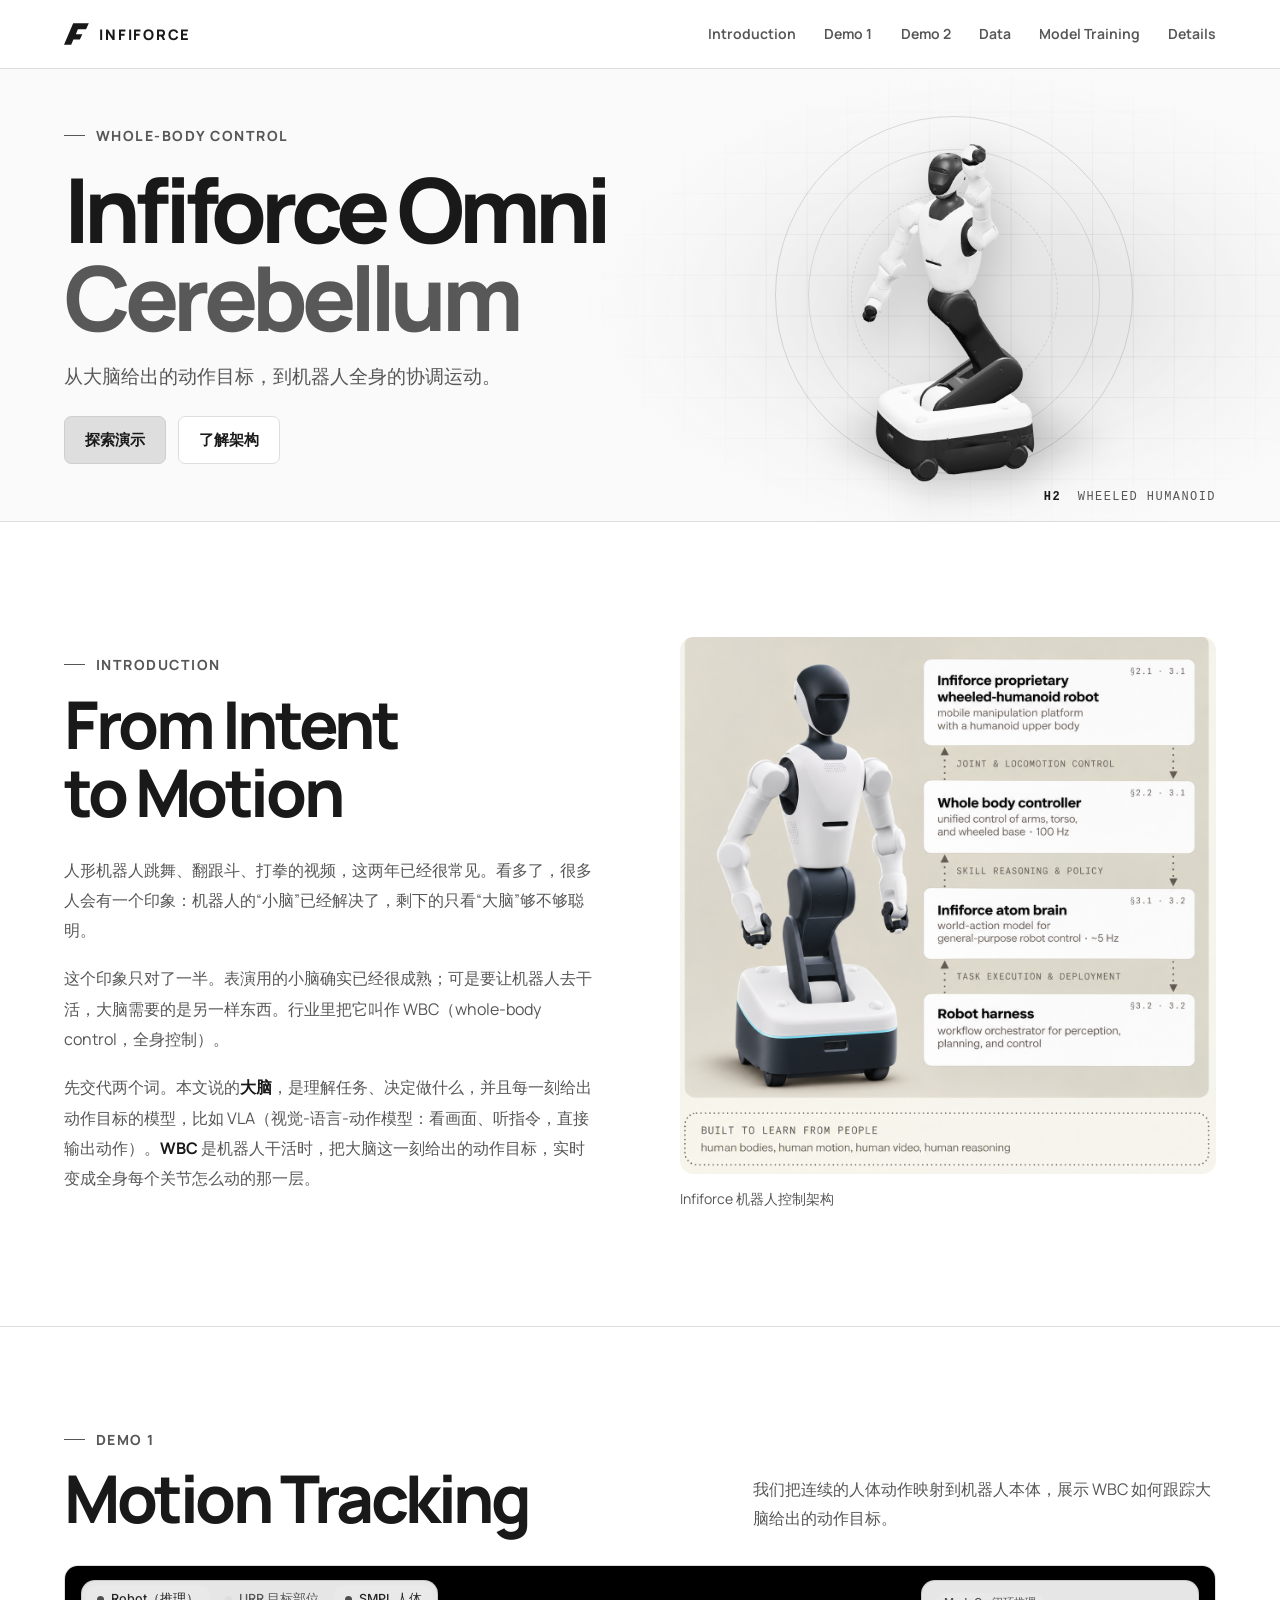
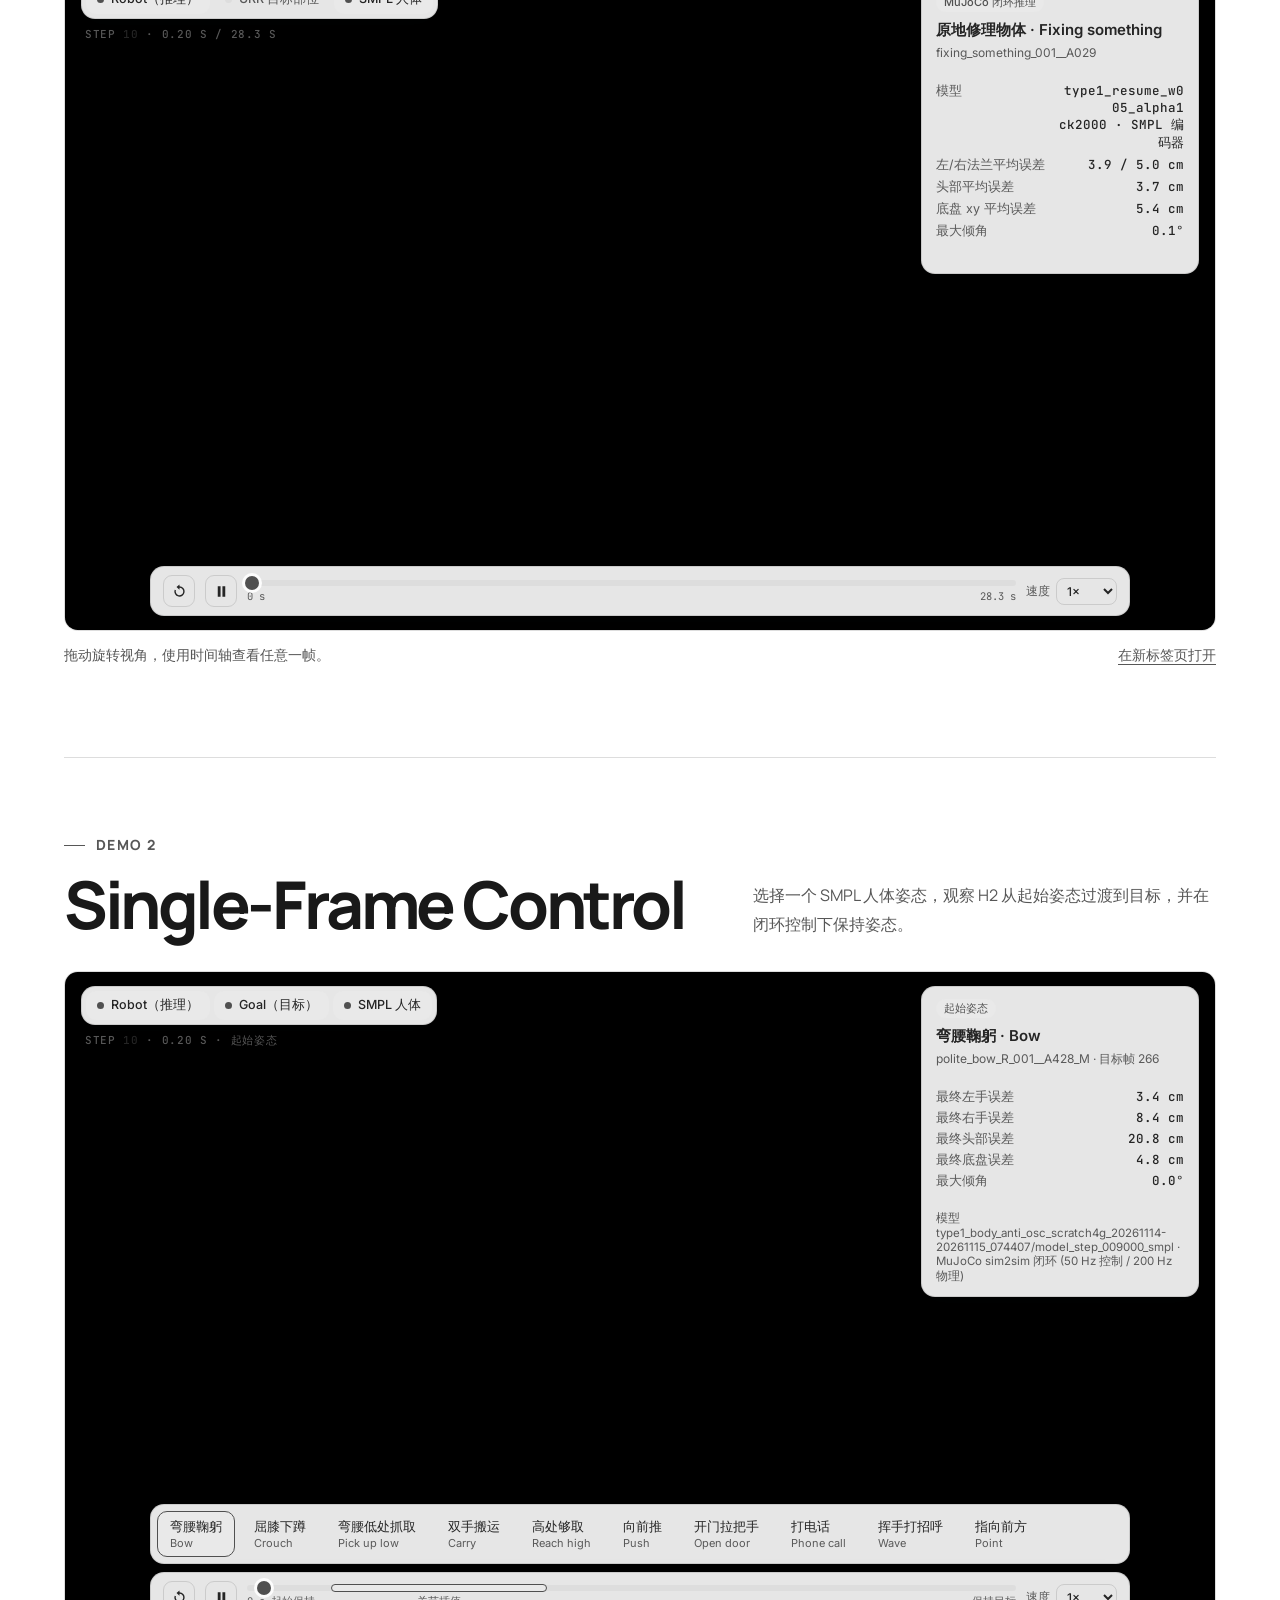
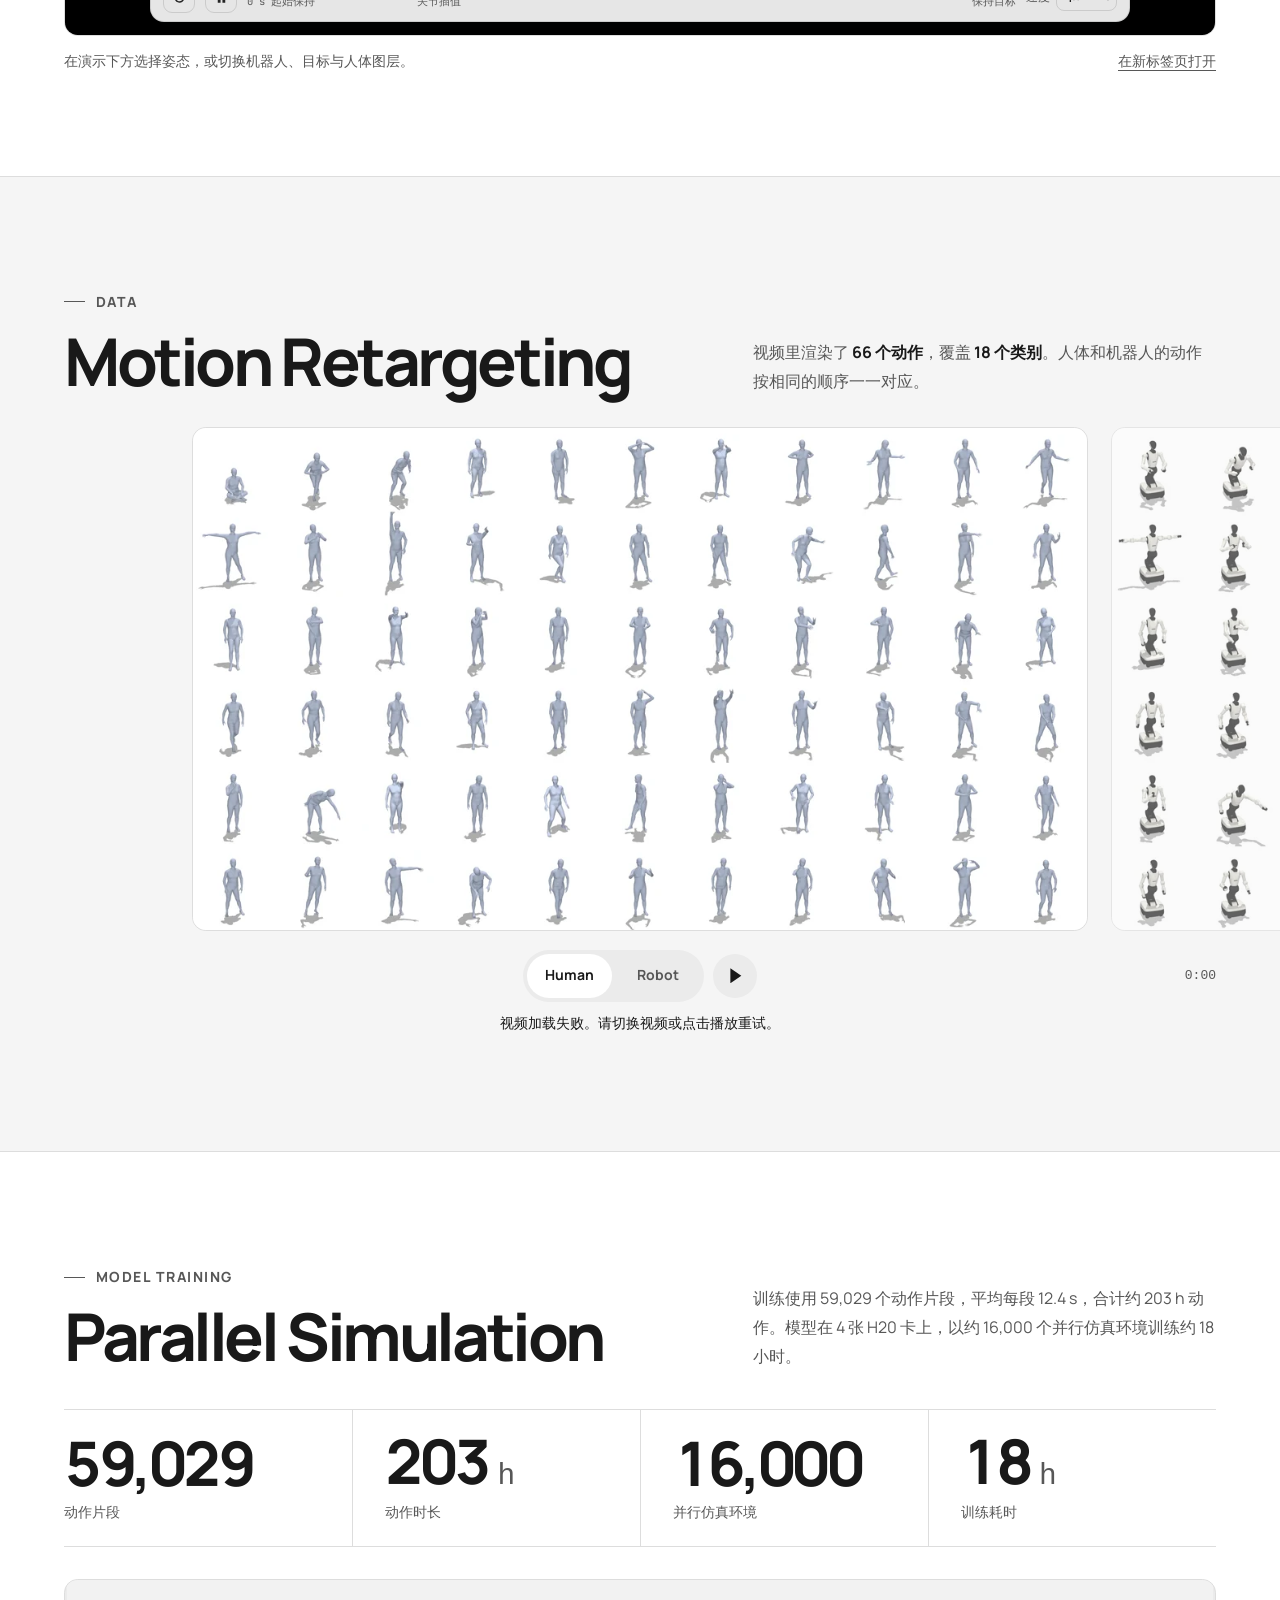
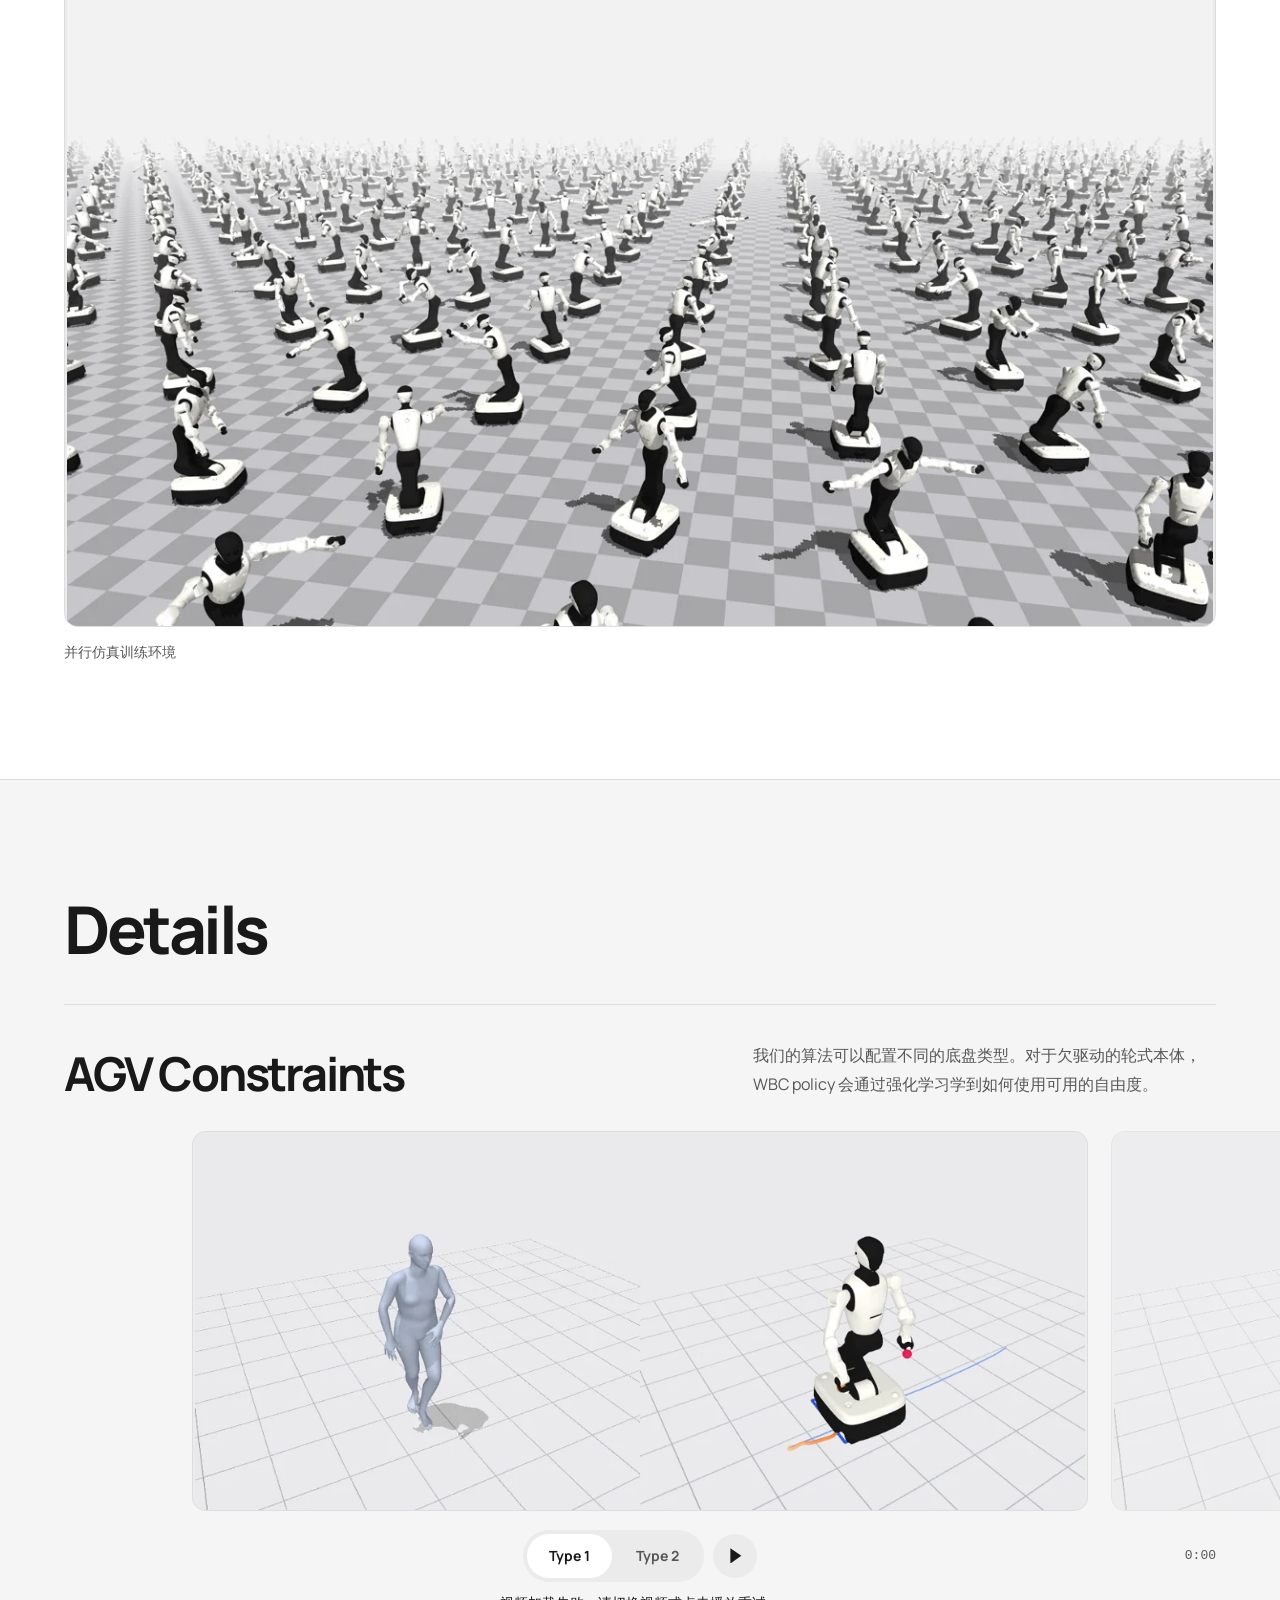
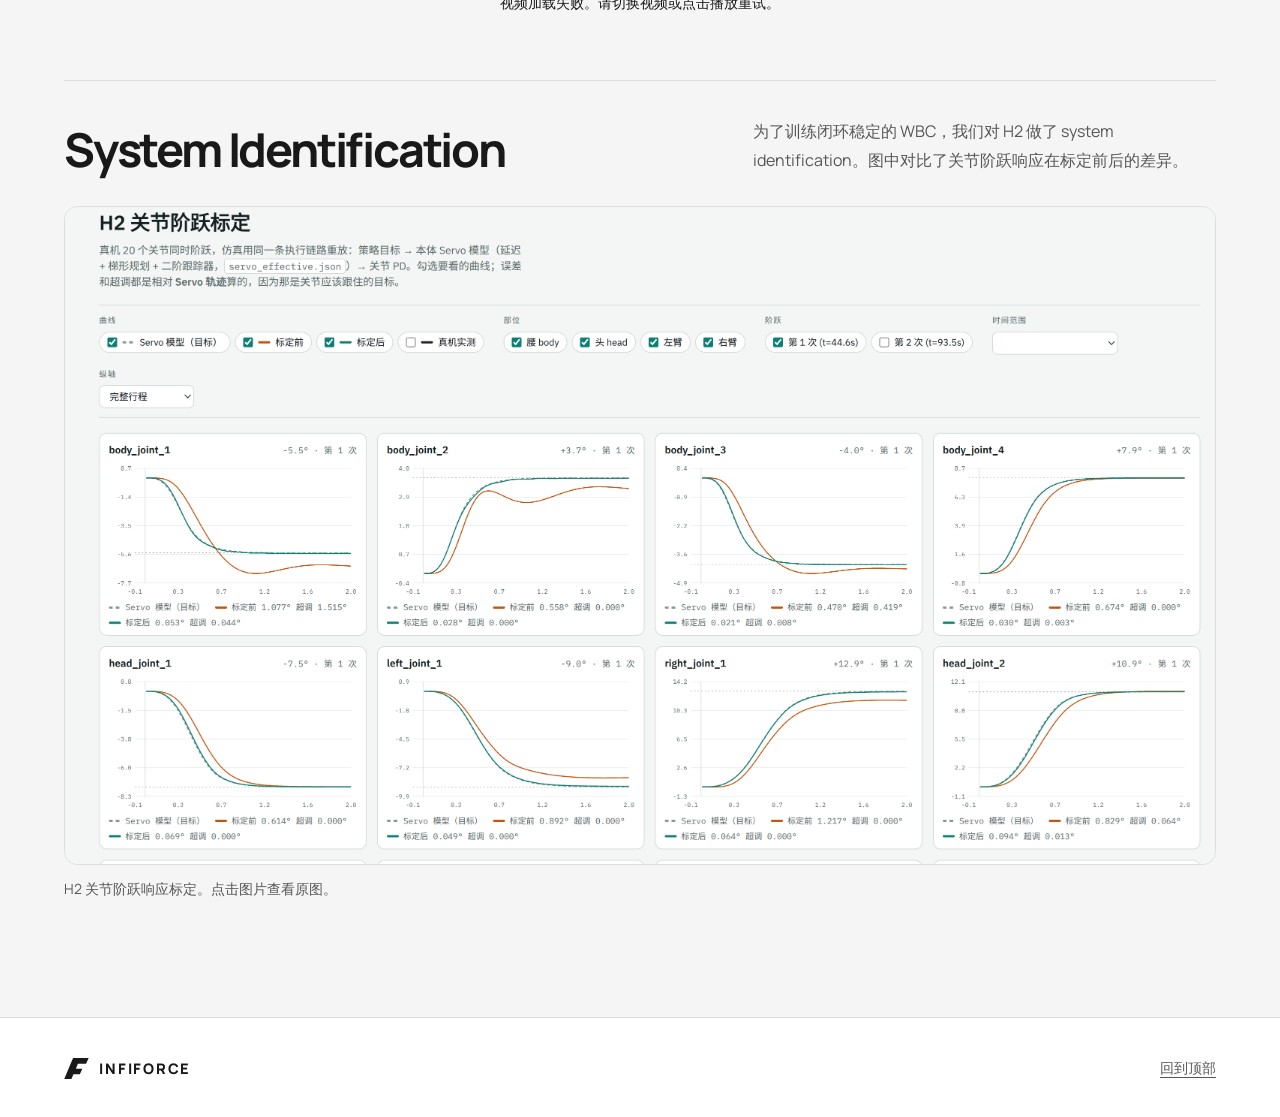
<file: index.html>
<!doctype html>
<html lang="zh-CN">
<head>
  <meta charset="utf-8">
  <meta name="viewport" content="width=device-width, initial-scale=1">
  <meta name="theme-color" content="#ffffff">
  <meta name="description" content="Infiforce Omni Cerebellum。探索面向轮式人形机器人的全身控制、交互演示、动作数据与仿真训练。">
  <title>Infiforce Omni Cerebellum</title>
  <link rel="stylesheet" href="./styles.css">
  <script src="./site.js" defer></script>
</head>
<body>
  <a class="skip-link" href="#introduction">跳到正文</a>
  <header class="site-header">
    <div class="shell header-inner">
      <a class="wordmark" href="#top" aria-label="Infiforce · 回到顶部"><span class="brand-mark" aria-hidden="true"></span>INFIFORCE</a>
      <nav class="site-nav" aria-label="章节">
        <a href="#introduction">Introduction</a>
        <a href="#demo-1">Demo 1</a>
        <a href="#demo-2">Demo 2</a>
        <a href="#data">Data</a>
        <a href="#training">Model Training</a>
        <a href="#details">Details</a>
      </nav>
    </div>
  </header>

  <main id="top">
    <section class="hero" aria-labelledby="page-title">
      <div class="shell hero-inner">
        <figure class="hero-figure">
          <div class="hero-grid" aria-hidden="true"></div>
          <div class="hero-orbit" aria-hidden="true"></div>
          <div class="hero-ground" aria-hidden="true"></div>
          <img src="./assets/web/h2-hero.webp" alt="举起手臂的 H2 轮式人形机器人" width="960" height="1120" fetchpriority="high">
          <figcaption><span>H2</span> WHEELED HUMANOID</figcaption>
        </figure>
        <div class="hero-copy">
          <p class="eyebrow">Whole-Body Control</p>
          <h1 id="page-title">Infiforce Omni <span>Cerebellum</span></h1>
          <p class="hero-summary">从大脑给出的动作目标，到机器人全身的协调运动。</p>
          <div class="hero-actions">
            <a class="button button-primary" href="#demo-1">探索演示</a>
            <a class="button button-secondary" href="#introduction">了解架构</a>
          </div>
        </div>
      </div>
    </section>

    <section id="introduction" class="section introduction" aria-labelledby="intro-title">
      <div class="shell intro-layout">
        <div>
          <p class="eyebrow">Introduction</p>
          <h2 id="intro-title">From Intent to Motion</h2>
          <div class="body-copy">
            <p>人形机器人跳舞、翻跟斗、打拳的视频，这两年已经很常见。看多了，很多人会有一个印象：机器人的“小脑”已经解决了，剩下的只看“大脑”够不够聪明。</p>
            <p>这个印象只对了一半。表演用的小脑确实已经很成熟；可是要让机器人去干活，大脑需要的是另一样东西。行业里把它叫作 WBC（whole-body control，全身控制）。</p>
            <p>先交代两个词。本文说的<strong>大脑</strong>，是理解任务、决定做什么，并且每一刻给出动作目标的模型，比如 VLA（视觉-语言-动作模型：看画面、听指令，直接输出动作）。<strong>WBC</strong> 是机器人干活时，把大脑这一刻给出的动作目标，实时变成全身每个关节怎么动的那一层。</p>
          </div>
        </div>
        <figure class="architecture">
          <a href="./assets/arch.png" target="_blank" rel="noopener" aria-label="在新标签页查看完整架构图">
            <img src="./assets/arch.png" width="1254" height="1254" loading="lazy" alt="Infiforce 机器人软件架构。Robot Harness 协调任务，Infiforce Atom Brain 给出动作目标，Whole Body Controller 统一控制机器人双臂、躯干和轮式底盘。">
          </a>
          <figcaption>Infiforce 机器人控制架构</figcaption>
        </figure>
      </div>
    </section>

    <section class="demo-section" aria-label="交互演示">
      <div class="shell">
        <article id="demo-1" class="demo">
          <header class="split-heading">
            <div>
              <p class="eyebrow">Demo 1</p>
              <h2>Motion Tracking</h2>
            </div>
            <p>我们把连续的人体动作映射到机器人本体，展示 WBC 如何跟踪大脑给出的动作目标。</p>
          </header>
          <iframe class="demo-frame" src="./demo1/index.html?embed" loading="lazy" title="Demo 1 · H2 动作跟踪回放"></iframe>
          <div class="demo-footer">
            <p>拖动旋转视角，使用时间轴查看任意一帧。</p>
            <a href="./demo1/index.html" target="_blank" rel="noopener">在新标签页打开</a>
          </div>
        </article>

        <article id="demo-2" class="demo">
          <header class="split-heading">
            <div>
              <p class="eyebrow">Demo 2</p>
              <h2>Single-Frame Control</h2>
            </div>
            <p>选择一个 SMPL 人体姿态，观察 H2 从起始姿态过渡到目标，并在闭环控制下保持姿态。</p>
          </header>
          <iframe class="demo-frame" src="./demo2/index.html?embed" loading="lazy" title="Demo 2 · H2 静态单帧推理"></iframe>
          <div class="demo-footer">
            <p>在演示下方选择姿态，或切换机器人、目标与人体图层。</p>
            <a href="./demo2/index.html" target="_blank" rel="noopener">在新标签页打开</a>
          </div>
        </article>
      </div>
    </section>

    <section id="data" class="section section-data" aria-labelledby="data-title">
      <header class="shell split-heading">
        <div>
          <p class="eyebrow">Data</p>
          <h2 id="data-title">Motion Retargeting</h2>
        </div>
        <p>视频里渲染了 <strong>66 个动作</strong>，覆盖 <strong>18 个类别</strong>。人体和机器人的动作按相同的顺序一一对应。</p>
      </header>
      <div class="comparison" data-comparison data-active="0">
        <div class="comparison-stage" id="data-view">
          <div class="comparison-track">
            <video src="./assets/web/human.mp4" poster="./assets/web/human.webp" aria-label="人体参考动作" preload="none" muted loop playsinline></video>
            <video src="./assets/web/robot.mp4" poster="./assets/web/robot.webp" aria-label="重定向后的机器人动作" preload="none" muted loop playsinline></video>
          </div>
        </div>
        <div class="shell comparison-toolbar">
          <div class="comparison-options" role="group" aria-label="选择动作视频">
            <button type="button" aria-controls="data-view" aria-pressed="true"><span>Human</span></button>
            <button type="button" aria-controls="data-view" aria-pressed="false"><span>Robot</span></button>
          </div>
          <button class="playback" type="button" aria-controls="data-view" aria-label="播放" data-playback><span class="play-icon" aria-hidden="true"></span></button>
          <span class="timecode" data-timecode aria-hidden="true">0:00</span>
        </div>
        <p class="shell video-message" role="status" hidden></p>
      </div>
    </section>

    <section id="training" class="section training" aria-labelledby="training-title">
      <div class="shell">
        <header class="split-heading">
          <div>
            <p class="eyebrow">Model Training</p>
            <h2 id="training-title">Parallel Simulation</h2>
          </div>
          <p>训练使用 59,029 个动作片段，平均每段 12.4 s，合计约 203 h 动作。模型在 4 张 H20 卡上，以约 16,000 个并行仿真环境训练约 18 小时。</p>
        </header>
        <dl class="training-stats">
          <div><dt>动作片段</dt><dd>59,029</dd></div>
          <div><dt>动作时长</dt><dd>203 <small>h</small></dd></div>
          <div><dt>并行仿真环境</dt><dd>16,000</dd></div>
          <div><dt>训练耗时</dt><dd>18 <small>h</small></dd></div>
        </dl>
        <figure class="training-media">
          <video data-loop src="./assets/web/training.mp4" poster="./assets/web/training.webp" preload="none" muted loop playsinline aria-label="多台 H2 机器人在并行仿真环境中训练"></video>
          <figcaption>并行仿真训练环境</figcaption>
        </figure>
      </div>
    </section>

    <section id="details" class="section details" aria-labelledby="details-title">
      <h2 class="shell" id="details-title">Details</h2>
      <article class="detail">
        <header class="shell split-heading">
          <h3>AGV Constraints</h3>
          <p>我们的算法可以配置不同的底盘类型。对于欠驱动的轮式本体，WBC policy 会通过强化学习学到如何使用可用的自由度。</p>
        </header>
        <div class="comparison comparison-wide" data-comparison data-active="0">
          <div class="comparison-stage" id="agv-view">
            <div class="comparison-track">
              <video src="./assets/web/type1.mp4" poster="./assets/web/type1.webp" aria-label="类型 1 底盘的动作对照" preload="none" muted loop playsinline></video>
              <video src="./assets/web/type2.mp4" poster="./assets/web/type2.webp" aria-label="类型 2 底盘的动作对照" preload="none" muted loop playsinline></video>
            </div>
          </div>
          <div class="shell comparison-toolbar">
            <div class="comparison-options" role="group" aria-label="选择底盘类型">
              <button type="button" aria-controls="agv-view" aria-pressed="true"><span>Type 1</span></button>
              <button type="button" aria-controls="agv-view" aria-pressed="false"><span>Type 2</span></button>
            </div>
            <button class="playback" type="button" aria-controls="agv-view" aria-label="播放" data-playback><span class="play-icon" aria-hidden="true"></span></button>
            <span class="timecode" data-timecode aria-hidden="true">0:00</span>
          </div>
          <p class="shell video-message" role="status" hidden></p>
        </div>
      </article>

      <article class="shell detail">
        <header class="split-heading">
          <h3>System Identification</h3>
          <p>为了训练闭环稳定的 WBC，我们对 H2 做了 system identification。图中对比了关节阶跃响应在标定前后的差异。</p>
        </header>
        <figure class="system-figure">
          <a href="./assets/systenid.png" target="_blank" rel="noopener" aria-label="在新标签页查看完整系统辨识图">
            <img src="./assets/systenid.png" width="3066" height="1749" loading="lazy" alt="H2 关节阶跃标定图，比较多个关节的目标、标定前和标定后响应曲线。">
          </a>
          <figcaption>H2 关节阶跃响应标定。点击图片查看原图。</figcaption>
        </figure>
      </article>
    </section>
  </main>

  <footer class="footer">
    <div class="shell footer-inner">
      <span class="wordmark"><span class="brand-mark" aria-hidden="true"></span>INFIFORCE</span>
      <a href="#top">回到顶部</a>
    </div>
  </footer>
</body>
</html>
</file>
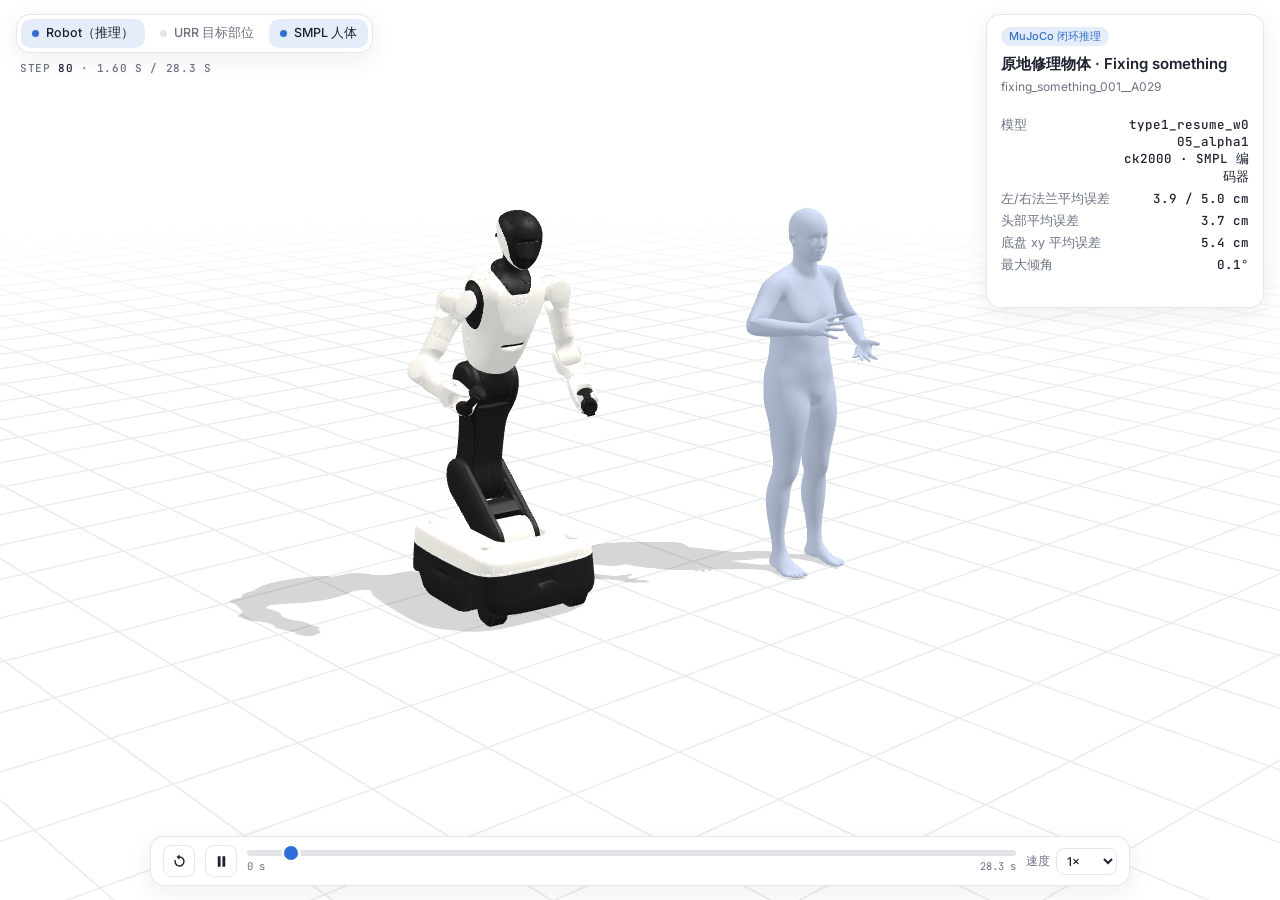
<file: demo1/index.html>
<!doctype html>
<html lang="zh-CN">
<title>H2 URR 跟踪回放</title>
<meta charset="utf-8">
<meta name="viewport" content="width=device-width, initial-scale=1, viewport-fit=cover">
<meta name="claude:viewport-fit-sides" content="cover">
<link rel="preconnect" href="https://fonts.googleapis.com">
<link rel="stylesheet" href="https://fonts.googleapis.com/css2?family=Inter:wght@400;500;600&family=JetBrains+Mono:wght@400;500&display=swap">
<style>
/* Layout: full-bleed 3D studio; floating glass chips top-left / top-right, pose strip + transport bar at the bottom */
:root {
  --bg: #ffffff; --floor: #ffffff; --grid: #e2e4e8;
  --panel: rgba(255,255,255,.86); --line: rgba(20,24,32,.10);
  --fg: #1d2230; --muted: #6c7383; --accent: #2f6fdb; --accent-soft: rgba(47,111,219,.12);
  --good: #1f9d63; --warn: #c7861c; --bad: #cf4b3c;
  --sans: "Inter", system-ui, -apple-system, "PingFang SC", "Microsoft YaHei", sans-serif;
  --mono: "JetBrains Mono", ui-monospace, "SFMono-Regular", Menlo, monospace;
}
@media (prefers-color-scheme: dark) { :root:not([data-theme="light"]) {
  --bg: #15181e; --floor: #1b1f26; --grid: #2c323c; --panel: rgba(30,34,42,.86); --line: rgba(255,255,255,.10);
  --fg: #e8ebf1; --muted: #9aa2b1; --accent: #6b9bff; --accent-soft: rgba(107,155,255,.16); color-scheme: dark } }
:root[data-theme="dark"] {
  --bg: #15181e; --floor: #1b1f26; --grid: #2c323c; --panel: rgba(30,34,42,.86); --line: rgba(255,255,255,.10);
  --fg: #e8ebf1; --muted: #9aa2b1; --accent: #6b9bff; --accent-soft: rgba(107,155,255,.16); color-scheme: dark }
html, body { height: 100%; }
body { margin: 0; background: var(--bg); color: var(--fg); font: 14px/1.45 var(--sans); overflow: hidden; }
#view { position: fixed; inset: 0; }
#view canvas { display: block; outline: none; }
.glass { background: var(--panel); border: 1px solid var(--line); border-radius: 14px; backdrop-filter: blur(10px); -webkit-backdrop-filter: blur(10px); box-shadow: 0 6px 24px rgba(20,24,32,.07); }
.tl { position: fixed; top: calc(14px + env(safe-area-inset-top, 0px)); left: max(16px, env(safe-area-inset-left, 0px)); display: flex; flex-direction: column; gap: 8px; max-width: calc(100% - 32px); }
.chips { display: flex; gap: 4px; padding: 4px; width: max-content; }
.chip { border: 0; background: transparent; color: var(--muted); font: 500 12.5px var(--sans); padding: 6px 11px; border-radius: 10px; cursor: pointer; display: flex; align-items: center; gap: 7px; }
.chip::before { content: ""; width: 7px; height: 7px; border-radius: 50%; background: var(--grid); }
.chip[aria-pressed="true"] { color: var(--fg); background: var(--accent-soft); }
.chip[aria-pressed="true"]::before { background: var(--accent); }
.chip:focus-visible, button:focus-visible, input:focus-visible, select:focus-visible { outline: 2px solid var(--accent); outline-offset: 2px; }
.status { font: 500 11px var(--mono); letter-spacing: .06em; text-transform: uppercase; color: var(--muted); padding-left: 4px; }
.status b { color: var(--fg); font-weight: 500; }
.tr { position: fixed; top: calc(14px + env(safe-area-inset-top, 0px)); right: max(16px, env(safe-area-inset-right, 0px)); padding: 12px 14px; width: 248px; display: grid; gap: 8px; }
.tr h2 { margin: 0; font: 600 15px var(--sans); text-wrap: balance; }
.tr .sub { color: var(--muted); font-size: 12px; margin-top: -4px; word-break: break-all; }
.metrics { display: grid; grid-template-columns: max-content minmax(0, 1fr); gap: 4px 12px; font-size: 12.5px; }
[hidden] { display: none !important; }
.metrics dt { color: var(--muted); white-space: nowrap; }
.metrics dd { margin: 0; font: 500 12.5px var(--mono); font-variant-numeric: tabular-nums; text-align: right; overflow-wrap: anywhere; }
.pill { display: inline-block; font: 500 11px var(--sans); padding: 2px 8px; border-radius: 99px; background: var(--accent-soft); color: var(--accent); width: max-content; }
.bottom { position: fixed; left: 50%; transform: translateX(-50%); bottom: calc(14px + env(safe-area-inset-bottom, 0px)); width: min(980px, calc(100% - 32px)); display: grid; gap: 8px; }
.poses { display: flex; gap: 6px; overflow-x: auto; padding: 6px; scrollbar-width: none; }
.poses::-webkit-scrollbar { display: none; }
.pose { flex: 0 0 auto; border: 1px solid transparent; background: transparent; color: var(--fg); border-radius: 10px; padding: 6px 12px; cursor: pointer; text-align: left; font: 500 13px var(--sans); }
.pose small { display: block; color: var(--muted); font: 400 11px var(--sans); }
.pose:hover { background: var(--accent-soft); }
.pose[aria-pressed="true"] { border-color: var(--accent); background: var(--accent-soft); }
.bar { display: flex; align-items: center; gap: 10px; padding: 8px 12px; flex-wrap: wrap; }
.icon { width: 32px; height: 32px; border-radius: 9px; border: 1px solid var(--line); background: transparent; color: var(--fg); cursor: pointer; display: grid; place-items: center; }
.icon svg { width: 15px; height: 15px; fill: currentColor; }
.timeline { flex: 1 1 280px; min-width: 0; display: grid; gap: 3px; }
.track { position: relative; height: 6px; border-radius: 3px; background: var(--grid); }
.seg { position: absolute; top: 0; bottom: 0; border-radius: 3px; }
.seg.interp { background: var(--accent-soft); outline: 1px solid var(--accent); }
#scrub { position: absolute; inset: -7px 0; width: 100%; margin: 0; opacity: 0; cursor: pointer; }
.head { position: absolute; top: -4px; width: 14px; height: 14px; margin-left: -7px; border-radius: 50%; background: var(--accent); box-shadow: 0 0 0 3px var(--panel); pointer-events: none; }
.marks { display: flex; justify-content: space-between; font: 400 10.5px var(--mono); color: var(--muted); }
.marks span { flex: 1; }
.speed { display: flex; align-items: center; gap: 6px; font: 400 12px var(--sans); color: var(--muted); }
.speed select { font: 500 12px var(--sans); color: var(--fg); background: transparent; border: 1px solid var(--line); border-radius: 8px; padding: 4px 6px; }
.loop { font: 400 11.5px var(--sans); color: var(--muted); }
@media (max-width: 700px) {
  .tr { top: auto; bottom: calc(150px + env(safe-area-inset-bottom, 0px)); width: auto; left: max(16px, env(safe-area-inset-left, 0px)); }
  .tr .sub, .loop { display: none; }
}
@media (prefers-reduced-motion: reduce) { .head { transition: none; } }
/* Match the showcase palette while embedded. */
:root[data-embedded] {
  color-scheme: light;
  --bg: #f9f9f9; --floor: #f6f6f6; --grid: #ddd;
  --panel: rgba(255,255,255,.9); --line: rgba(25,25,25,.13);
  --fg: #252525; --muted: #595959; --accent: #505050; --accent-soft: #e9e9e9;
}
/* Keep the host page scrollable while orbiting an embedded scene. */
:root[data-embedded] #view canvas { touch-action: pan-y !important; }
.metrics-toggle { display: none; }
@media (max-width: 700px) {
  :root[data-embedded] .tl { top: 10px; left: 10px; max-width: calc(100% - 20px); }
  :root[data-embedded] .chips { width: auto; }
  :root[data-embedded] .chip { padding-inline: 4px; gap: 4px; font-size: 11.5px; white-space: nowrap; }
  :root[data-embedded] .metrics-toggle {
    display: block; position: fixed; top: 51px; right: 10px;
    padding: 4px 10px; color: var(--fg); font: 12px var(--sans); cursor: pointer;
  }
  :root[data-embedded] .tr:not([data-expanded]) { display: none; }
  :root[data-embedded] .tr { inset: 84px 10px auto auto; max-width: calc(100% - 20px); gap: 3px; padding: 7px 10px; }
  :root[data-embedded] .metrics { margin-block: 2px; }
  :root[data-embedded] .bottom { bottom: 10px; width: calc(100% - 20px); }
  :root[data-embedded] .timeline { flex-basis: 6rem; }
}
@media (max-width: 460px) {
  :root[data-embedded] .chips { padding: 3px; gap: 2px; }
  :root[data-embedded] .chip { padding-inline: 3px; gap: 3px; font-size: 11px; }
  :root[data-embedded] .chip::before { width: 5px; height: 5px; flex: none; }
  :root[data-embedded] .bar { display: grid; grid-template-columns: auto auto 1fr auto; gap: 6px; }
  :root[data-embedded] .speed { grid-column: 4; }
  :root[data-embedded] .timeline { grid-area: 2 / 1 / auto / -1; margin: 6px 2px 0; }
}
</style>

<div id="view" aria-label="3D view: drag to orbit, scroll to zoom"></div>

<div class="tl">
  <div class="chips glass" role="group" aria-label="Show in scene">
    <button class="chip" id="t-robot" aria-pressed="true">Robot（推理）</button>
    <button class="chip" id="t-goal" aria-pressed="false">URR 目标部位</button>
    <button class="chip" id="t-human" aria-pressed="true">SMPL 人体</button>
  </div>
  <div class="status" id="status">Step <b>0</b> · 起始</div>
</div>

<button class="metrics-toggle glass" type="button" aria-controls="demo-metrics" aria-expanded="false">指标</button>
<aside class="tr glass" id="demo-metrics" aria-live="polite">
  <span class="pill" id="phase">MuJoCo 闭环推理</span>
  <h2 id="p-title">—</h2>
  <div class="sub" id="p-clip">—</div>
  <dl class="metrics" id="metrics"></dl>
  <div class="loop" id="model"></div>
</aside>

<div class="bottom">
  <div class="poses glass" id="poses" role="group" aria-label="选择片段"></div>
  <div class="bar glass">
    <button class="icon" id="reset" title="重置到起始姿态" aria-label="重置"><svg viewBox="0 0 16 16"><path d="M8 2.5a5.5 5.5 0 1 1-5.2 3.7l1.4.5A4 4 0 1 0 8 4v2L4.8 3.3 8 .5v2z"/></svg></button>
    <button class="icon" id="play" title="播放 / 暂停" aria-label="播放或暂停"><svg viewBox="0 0 16 16" id="play-ico"><path d="M4 2.5v11l9-5.5z"/></svg></button>
    <div class="timeline">
      <div class="track" id="track">
        <div class="head" id="head"></div>
        <input type="range" id="scrub" min="0" max="449" value="0" aria-label="时间轴">
      </div>
      <div class="marks"><span id="m0">0 s</span><span id="m2" style="text-align:right">—</span></div>
    </div>
    <label class="speed" for="rate">速度
      <select id="rate"><option value="0.5">0.5×</option><option value="1" selected>1×</option><option value="2">2×</option></select>
    </label>
  </div>
</div>

<script src="lib/three.min.js"></script>
<script src="lib/OrbitControls.js"></script>
<script src="data/assets.js"></script>
<script src="data/clip_fixing.js"></script>
<script>
(() => {
  const embedded = new URLSearchParams(location.search).has('embed');
  if (embedded) {
    document.documentElement.dataset.embedded = '';
    document.documentElement.dataset.theme = 'light';
  }
  const A = window.ASSETS, P = window.POSES;
  const b64 = (s, T) => { const bin = atob(s), u = new Uint8Array(bin.length); for (let i = 0; i < bin.length; i++) u[i] = bin.charCodeAt(i); return new T(u.buffer); };
  const css = n => getComputedStyle(document.documentElement).getPropertyValue(n).trim();
  const HUMAN_OFFSET = 1.35;  // m, the SMPL human stands beside the robot (robot's left)

  // ---------- renderer / scene (world is z-up: one root group rotated to three's y-up)
  const view = document.getElementById('view');
  if (embedded) {
    view.setAttribute('aria-label', '3D 演示，拖动旋转视角');
    const panel = document.getElementById('demo-metrics');
    const toggle = document.querySelector('.metrics-toggle');
    toggle.addEventListener('click', () => {
      const expanded = panel.toggleAttribute('data-expanded');
      toggle.setAttribute('aria-expanded', String(expanded));
    });
  }
  const renderer = new THREE.WebGLRenderer({ antialias: true });
  renderer.setPixelRatio(Math.min(window.devicePixelRatio, 2));
  renderer.shadowMap.enabled = true; renderer.shadowMap.type = THREE.PCFSoftShadowMap;
  renderer.outputEncoding = THREE.sRGBEncoding;
  view.appendChild(renderer.domElement);
  const scene = new THREE.Scene();
  const camera = new THREE.PerspectiveCamera(30, 1, 0.05, 100);
  camera.position.set(6.2, 2.7, 4.3);
  const controls = new THREE.OrbitControls(camera, renderer.domElement);
  controls.target.set(0, 0.62, -0.68); controls.enableDamping = true; controls.minDistance = 1.2; controls.maxDistance = 12;
  controls.maxPolarAngle = Math.PI * 0.495;
  if (embedded) controls.enableZoom = false;
  const world = new THREE.Group(); world.rotation.x = -Math.PI / 2; scene.add(world);
  const hemi = new THREE.HemisphereLight(0xffffff, 0xd8dbe2, 0.75); scene.add(hemi);
  const key = new THREE.DirectionalLight(0xffffff, 0.75);
  key.position.set(2.5, 5.5, 3); key.castShadow = true; key.shadow.mapSize.set(2048, 2048);
  Object.assign(key.shadow.camera, { left: -3, right: 3, top: 3, bottom: -3, near: 0.5, far: 15 }); key.shadow.radius = 4; key.shadow.bias = -0.0004;
  scene.add(key);
  const fill = new THREE.DirectionalLight(0xffffff, 0.25); fill.position.set(-3, 2, -2); scene.add(fill);

  // floor: soft grid fading out with distance (canvas texture, no assets)
  const floorMat = new THREE.ShaderMaterial({
    uniforms: { uBg: { value: new THREE.Color() }, uFloor: { value: new THREE.Color() }, uGrid: { value: new THREE.Color() } },
    vertexShader: 'varying vec3 vP; void main(){ vP = (modelMatrix*vec4(position,1.)).xyz; gl_Position = projectionMatrix*viewMatrix*vec4(vP,1.); }',
    fragmentShader: `uniform vec3 uBg,uFloor,uGrid; varying vec3 vP;
      float line(float x){ float d = abs(fract(x-.5)-.5)/fwidth(x); return 1.-min(d,1.); }
      void main(){ vec2 p = vP.xz/0.5; float g = max(line(p.x), line(p.y));
        float r = length(vP.xz - vec2(0.,-0.6)); float fade = smoothstep(14.0, 3.0, r);
        vec3 c = mix(uFloor, uGrid, g*.85); gl_FragColor = vec4(mix(uBg, c, fade), 1.); }`,
    extensions: { derivatives: true }
  });
  const floor = new THREE.Mesh(new THREE.PlaneGeometry(40, 40), floorMat);
  floor.rotation.x = -Math.PI / 2; scene.add(floor);
  const shadowCatcher = new THREE.Mesh(new THREE.PlaneGeometry(40, 40), new THREE.ShadowMaterial({ opacity: 0.16 }));
  shadowCatcher.rotation.x = -Math.PI / 2; shadowCatcher.position.y = 0.001; shadowCatcher.receiveShadow = true; scene.add(shadowCatcher);
  function applyTheme() {
    const bg = new THREE.Color(css('--bg')); scene.background = bg;
    floorMat.uniforms.uBg.value.set(css('--bg')); floorMat.uniforms.uFloor.value.set(css('--floor')); floorMat.uniforms.uGrid.value.set(css('--grid'));
  }
  applyTheme();
  matchMedia('(prefers-color-scheme: dark)').addEventListener('change', applyTheme);
  new MutationObserver(applyTheme).observe(document.documentElement, { attributes: true, attributeFilter: ['data-theme'] });

  // ---------- robot meshes (one group per body, cream + black parts in body frames)
  const colors = { cream: new THREE.Color().setRGB(...A.colors.cream).convertSRGBToLinear(), black: new THREE.Color().setRGB(...A.colors.black).convertSRGBToLinear() };
  const geoms = A.parts.map(p => {
    const g = new THREE.BufferGeometry();
    g.setAttribute('position', new THREE.BufferAttribute(b64(p.v, Float32Array), 3));
    g.setIndex(new THREE.BufferAttribute(b64(p.f, Uint32Array), 1));
    g.computeVertexNormals(); return g;
  });
  function makeRobot(ghost) {
    const root = new THREE.Group(), bodies = A.bodies.map(() => { const b = new THREE.Group(); root.add(b); return b; });
    A.parts.forEach((p, i) => {
      const mat = ghost
        ? new THREE.MeshStandardMaterial({ color: 0x4f86f7, transparent: true, opacity: 0.45, depthWrite: false, roughness: 1 })
        : new THREE.MeshStandardMaterial({ color: colors[p.color], roughness: p.color === 'cream' ? 0.62 : 0.5, metalness: 0.0 });
      const m = new THREE.Mesh(geoms[i], mat); m.castShadow = !ghost; bodies[p.body].add(m);
    });
    world.add(root); return { root, bodies };
  }
  const robot = makeRobot(false), goal = makeRobot(true);
  function setBodies(r, arr, off) {
    for (let b = 0; b < r.bodies.length; b++) {
      const o = off + b * 7, g = r.bodies[b];
      g.position.set(arr[o], arr[o + 1], arr[o + 2]);
      g.quaternion.set(arr[o + 4], arr[o + 5], arr[o + 6], arr[o + 3]);  // wxyz -> xyzw
    }
  }

  // ---------- SMPL human (template skinned on the CPU with the per-frame joint transforms)
  const sv = b64(A.smpl.v, Float32Array), sf = b64(A.smpl.f, Uint32Array), wi = b64(A.smpl.wi, Uint8Array), ww = b64(A.smpl.ww, Float32Array);
  const nv = sv.length / 3;
  const hGeo = new THREE.BufferGeometry();
  const hPos = new Float32Array(sv.length);
  hGeo.setAttribute('position', new THREE.BufferAttribute(hPos, 3)); hGeo.setIndex(new THREE.BufferAttribute(sf, 1));
  const human = new THREE.Mesh(hGeo, new THREE.MeshStandardMaterial({ color: new THREE.Color(0.70, 0.74, 0.82).convertSRGBToLinear(), roughness: 0.85 }));
  human.castShadow = true; human.frustumCulled = false;
  const humanGroup = new THREE.Group(); humanGroup.add(human); world.add(humanGroup);
  function skin(Aj, off) {  // Aj: (T,24,3,4) float32
    for (let v = 0; v < nv; v++) {
      const x = sv[3 * v], y = sv[3 * v + 1], z = sv[3 * v + 2];
      let ox = 0, oy = 0, oz = 0;
      for (let k = 0; k < 4; k++) {
        const w = ww[4 * v + k]; if (w === 0) continue;
        const o = off + wi[4 * v + k] * 12;
        ox += w * (Aj[o] * x + Aj[o + 1] * y + Aj[o + 2] * z + Aj[o + 3]);
        oy += w * (Aj[o + 4] * x + Aj[o + 5] * y + Aj[o + 6] * z + Aj[o + 7]);
        oz += w * (Aj[o + 8] * x + Aj[o + 9] * y + Aj[o + 10] * z + Aj[o + 11]);
      }
      hPos[3 * v] = ox; hPos[3 * v + 1] = oy; hPos[3 * v + 2] = oz;
    }
    hGeo.attributes.position.needsUpdate = true; hGeo.computeVertexNormals();
  }

  // ---------- clips / UI
  const C = window.CLIPS, keys = Object.keys(C);
  const cache = {};
  const decoded = k => cache[k] || (cache[k] = { robot: b64(C[k].robot, Float32Array), ghost: b64(C[k].ghost, Float32Array), human: C[k].human ? b64(C[k].human, Float32Array) : null });
  const nb = A.bodies.length;
  const el = id => document.getElementById(id);
  let cur = null, frame = 0, playing = true, last = performance.now(), acc = 0, fps = 50;
  const strip = el('poses');
  keys.forEach(k => {
    const b = document.createElement('button'); b.className = 'pose'; b.id = 'pose-' + k; b.setAttribute('aria-pressed', 'false');
    b.innerHTML = `${C[k].title.split(' · ')[0]}<small>${C[k].title.split(' · ')[1] || ''}</small>`; b.onclick = () => select(k); strip.appendChild(b);
  });
  strip.hidden = keys.length < 2;
  function place(k) {  // human beside the robot and the camera, relative to the robot's starting heading
    const r = decoded(k).robot, qw = r[3], qz = r[6], yaw = 2 * Math.atan2(qz, qw);
    const c = Math.cos(yaw), s = Math.sin(yaw), x0 = r[0], y0 = r[1];
    humanGroup.position.set(x0 - s * HUMAN_OFFSET, y0 + c * HUMAN_OFFSET, 0);
    const mid = [x0 - s * HUMAN_OFFSET * 0.5, y0 + c * HUMAN_OFFSET * 0.5];
    // world (x, y, z-up) -> three (x, z-up -> y, -y -> z)
    const camW = [mid[0] + c * 6.2 + s * 4.3, mid[1] + s * 6.2 - c * 4.3];  // in front, to the robot's right
    camera.position.set(camW[0], 2.7, -camW[1]); controls.target.set(mid[0], 0.62, -mid[1]); controls.update();
  }
  function select(k) {
    cur = k; frame = 0; playing = true; acc = 0; updatePlayIcon(); fps = C[k].fps || 50;
    keys.forEach(x => el('pose-' + x).setAttribute('aria-pressed', String(x === k)));
    el('p-title').textContent = C[k].title;
    el('p-clip').textContent = C[k].subtitle || '';
    el('metrics').innerHTML = Object.entries(C[k].info || {}).map(([a, b]) => `<dt>${a}</dt><dd>${b}</dd>`).join('');
    el('model').textContent = '';
    el('t-goal').textContent = C[k].ghost_label || 'Goal';
    goal.bodies.forEach((g, i) => { g.visible = !!C[k].ghost_mask[i]; });
    const T = C[k].frames; el('scrub').max = T - 1; el('m2').textContent = (T / fps).toFixed(1) + ' s';
    el('t-human').hidden = !C[k].human; humanGroup.visible = !!C[k].human && el('t-human').getAttribute('aria-pressed') === 'true';
    place(k); draw();
  }
  function draw() {
    const d = decoded(cur), T = C[cur].frames;
    frame = Math.max(0, Math.min(T - 1, frame));
    setBodies(robot, d.robot, frame * nb * 7);
    setBodies(goal, d.ghost, frame * nb * 7);
    if (d.human && humanGroup.visible) skin(d.human, frame * 24 * 12);
    const t = frame / fps;
    el('status').innerHTML = `Step <b>${frame}</b> · ${t.toFixed(2)} s / ${(T / fps).toFixed(1)} s`;
    el('scrub').value = frame; el('head').style.left = (frame / (T - 1) * 100) + '%';
  }
  const playIco = el('play-ico');
  function updatePlayIcon() { playIco.innerHTML = playing ? '<path d="M4 2.5h3v11H4zM9 2.5h3v11H9z"/>' : '<path d="M4 2.5v11l9-5.5z"/>'; }
  el('play').onclick = () => { if (!playing && frame >= C[cur].frames - 1) frame = 0; playing = !playing; updatePlayIcon(); };
  el('reset').onclick = () => { frame = 0; playing = true; updatePlayIcon(); draw(); };
  el('scrub').oninput = e => { frame = +e.target.value; playing = false; updatePlayIcon(); draw(); };
  function toggle(id, obj) {
    const button = el(id);
    obj.visible = button.getAttribute('aria-pressed') === 'true';
    button.onclick = () => {
      obj.visible = button.getAttribute('aria-pressed') !== 'true';
      button.setAttribute('aria-pressed', String(obj.visible));
      draw();
    };
  }
  toggle('t-robot', robot.root); toggle('t-goal', goal.root); toggle('t-human', humanGroup);

  function resize() {
    const width = view.clientWidth, height = view.clientHeight;
    renderer.setSize(width, height);
    camera.aspect = width / height;
    if (embedded) camera.zoom = Math.min(1, camera.aspect / 0.85);
    camera.updateProjectionMatrix();
  }
  window.addEventListener('resize', resize); resize();
  let visible = !embedded;
  if (embedded) {
    new IntersectionObserver(([entry]) => { visible = entry.isIntersecting; }).observe(view);
  }
  function loop(now) {
    const dt = Math.min(0.1, (now - last) / 1000); last = now;
    if (!visible) {
      requestAnimationFrame(loop);
      return;
    }
    if (playing && cur) {
      acc += dt * fps * +el('rate').value;
      const T = C[cur].frames;
      if (acc >= 1) { frame += Math.floor(acc); acc -= Math.floor(acc); if (frame >= T - 1) { frame = T - 1; playing = false; updatePlayIcon(); } draw(); }
    }
    controls.update(); renderer.render(scene, camera); requestAnimationFrame(loop);
  }
  select(keys[0]);
  requestAnimationFrame(loop);
})();
</script>
</file>
<file: styles.css>
@font-face {
  font-family: Manrope;
  src: url("./assets/fonts/manrope-latin.woff2") format("woff2");
  font-style: normal;
  font-weight: 400 800;
  font-display: swap;
}

:root {
  color-scheme: light;
  --paper: #f5f5f5;
  --white: #fff;
  --ink: #191919;
  --muted: #575757;
  --line: #ddd;
  --surface: #ebebeb;
  --surface-hover: #dedede;
  --sans: Manrope, "Avenir Next", "PingFang SC", "Noto Sans CJK SC", "Microsoft YaHei", system-ui, sans-serif;
  --mono: ui-monospace, SFMono-Regular, Consolas, monospace;
  --gutter: clamp(1.25rem, 5vw, 5rem);
  --header-height: 4.25rem;
}

*, *::before, *::after { box-sizing: border-box; }
html { scroll-behavior: smooth; }
body {
  margin: 0;
  background: var(--white);
  color: var(--ink);
  font-family: var(--sans);
  font-size: 1rem;
  line-height: 1.75;
  -webkit-font-smoothing: antialiased;
}
a { color: inherit; }
button { font: inherit; }
img, video, iframe { display: block; max-width: 100%; }
img, video { height: auto; }
figure, p, h1, h2, h3, dl { margin: 0; }
[hidden] { display: none !important; }
[id] { scroll-margin-top: calc(var(--header-height) + 1.2rem); }
:focus-visible { outline: 2px solid #555; outline-offset: 5px; }
::selection { background: #d6d6d6; color: var(--ink); }

.shell {
  width: min(calc(100% - 2 * var(--gutter)), 78rem);
  margin-inline: auto;
}
.skip-link {
  position: fixed;
  z-index: 20;
  inset: 0.5rem auto auto 0.5rem;
  padding: .5rem 1rem;
  background: var(--surface);
  color: var(--ink);
  transform: translateY(-150%);
}
.skip-link:focus { transform: none; }

.site-header {
  position: sticky;
  z-index: 10;
  top: 0;
  background: var(--white);
  border-bottom: 1px solid var(--line);
}
.header-inner {
  min-height: var(--header-height);
  display: flex;
  justify-content: space-between;
  align-items: center;
  gap: 2rem;
}
.wordmark {
  display: inline-flex;
  width: max-content;
  align-items: center;
  gap: .66rem;
  font-size: .91rem;
  font-weight: 800;
  letter-spacing: .12em;
  text-decoration: none;
  line-height: 1;
}
.brand-mark {
  width: 1.55rem;
  height: 1.35rem;
  flex: none;
  background: var(--ink);
  clip-path: polygon(0 100%, 37% 0, 100% 0, 89% 28%, 56% 28%, 48% 51%, 74% 51%, 64% 76%, 38% 76%, 29% 100%);
}
.site-nav {
  display: flex;
  align-self: stretch;
  align-items: stretch;
  gap: clamp(.82rem, 2.2vw, 2.2rem);
}
.site-nav a {
  position: relative;
  display: flex;
  align-items: center;
  color: var(--muted);
  font-size: .875rem;
  font-weight: 650;
  text-decoration: none;
  white-space: nowrap;
}
.site-nav a:hover, .site-nav a[aria-current] { color: var(--ink); }
.site-nav a[aria-current]::after {
  position: absolute;
  inset: auto 0 -1px;
  height: 2px;
  background: #555;
  content: "";
}
.hero {
  position: relative;
  overflow: hidden;
  background: #fafafa;
  border-bottom: 1px solid var(--line);
}
.hero-inner {
  position: relative;
  display: grid;
  min-height: clamp(23.33rem, 35.33vw, 30.67rem);
  grid-template-columns: minmax(0, 1.2fr) minmax(0, 1fr);
  align-items: center;
}
.hero-copy {
  position: relative;
  z-index: 1;
  padding-block: clamp(1.75rem, 3.2vw, 2.75rem);
}
.eyebrow {
  display: flex;
  align-items: center;
  gap: .7rem;
  color: var(--muted);
  font-size: .875rem;
  font-weight: 750;
  letter-spacing: .105em;
  line-height: 1.4;
  text-transform: uppercase;
}
.eyebrow::before {
  width: 1.3rem;
  height: 1px;
  flex: none;
  background: currentColor;
  content: "";
}
.hero h1 {
  margin-top: 1.2rem;
  font-size: clamp(4rem, 7vw, 7rem);
  font-weight: 770;
  line-height: .99;
  letter-spacing: -.065em;
  white-space: nowrap;
}
.hero h1 span { display: block; color: #585858; }
.hero-summary {
  margin-top: 1.1rem;
  color: var(--muted);
  font-size: clamp(1.05rem, 1.5vw, 1.225rem);
  line-height: 1.75;
}
.hero-actions { display: flex; flex-wrap: wrap; gap: .75rem; margin-top: 1.4rem; }
.button {
  display: inline-flex;
  justify-content: center;
  align-items: center;
  min-height: 3.05rem;
  padding: .6rem 1.25rem;
  border: 1px solid transparent;
  border-radius: .45rem;
  font-size: .95rem;
  font-weight: 750;
  text-decoration: none;
}
.button-primary { background: var(--surface-hover); border-color: #cecece; }
.button-primary:hover { background: #d2d2d2; }
.button-secondary { background: var(--white); border-color: var(--line); }
.button-secondary:hover { background: var(--paper); }

.hero-figure {
  position: relative;
  grid-area: 1 / 2;
  isolation: isolate;
  align-self: stretch;
  display: grid;
  align-items: center;
  justify-items: center;
  min-width: 0;
}
.hero-grid {
  position: absolute;
  z-index: -3;
  inset: 0 -18% 0 -20%;
  background:
    linear-gradient(#0000000e 1px, transparent 1px) center / 2.55rem 2.55rem,
    linear-gradient(90deg, #0000000e 1px, transparent 1px) center / 2.55rem 2.55rem,
    radial-gradient(ellipse at 55% 53%, #e1e1e1, #f1f1f1 55%, transparent 76%);
  mask-image: radial-gradient(ellipse at 56% 52%, #000 25%, transparent 74%);
}
.hero-orbit {
  position: absolute;
  z-index: -2;
  width: min(86%, clamp(17rem, 28vw, 24rem));
  aspect-ratio: 1;
  border: 1px solid #00000020;
  border-radius: 50%;
}
.hero-orbit::before, .hero-orbit::after {
  position: absolute;
  inset: 9%;
  border: 1px solid #00000019;
  border-radius: inherit;
  content: "";
}
.hero-orbit::after { inset: 21%; border-style: dashed; }
.hero-ground {
  position: absolute;
  z-index: -1;
  left: 27%;
  right: 23%;
  bottom: 13%;
  height: 10%;
  border-radius: 50%;
  background: #00000024;
  filter: blur(1.1rem);
}
.hero-figure img {
  width: min(105%, clamp(18rem, 28vw, 25rem));
  max-width: none;
  margin-top: -4%;
  filter: grayscale(1) drop-shadow(.55rem .95rem 1.2rem #00000026);
}
.hero-figure figcaption {
  position: absolute;
  right: 0;
  bottom: 1rem;
  color: var(--muted);
  font: .75rem/1.35 var(--mono);
  letter-spacing: .12em;
  white-space: nowrap;
}
.hero-figure figcaption span { margin-right: .5rem; color: var(--ink); font-weight: 700; }

.section { padding-block: clamp(4.75rem, 9vw, 8.5rem); }
h2, h3 { text-wrap: balance; }
h2 {
  font-size: clamp(2.5rem, 5.15vw, 5rem);
  font-weight: 740;
  line-height: 1.04;
  letter-spacing: -.052em;
}
h3 {
  font-size: clamp(1.875rem, 3.65vw, 3.35rem);
  font-weight: 730;
  line-height: 1.08;
  letter-spacing: -.047em;
}
.eyebrow + h2 { margin-top: .95rem; }
.intro-layout {
  display: grid;
  grid-template-columns: minmax(0, 1fr) minmax(0, 1fr);
  align-items: center;
  gap: clamp(2rem, 6.2vw, 6.65rem);
}
.body-copy {
  max-width: 38rem;
  margin-top: 1.75rem;
  display: grid;
  gap: 1.1rem;
  color: var(--muted);
  line-height: 1.9;
}
strong { font-weight: 700; }
.body-copy strong { color: var(--ink); }
figure:not(.hero-figure) figcaption { margin-top: .8rem; color: var(--muted); font-size: .875rem; }
.architecture img, .system-figure img { width: 100%; border-radius: .85rem; }
.architecture a, .system-figure a { display: block; border-radius: .85rem; }

.demo-section {
  padding-block: clamp(4.75rem, 8vw, 7.5rem);
  border-top: 1px solid var(--line);
  background: var(--white);
}
.demo + .demo {
  margin-top: clamp(4rem, 7vw, 6.5rem);
  padding-top: clamp(3rem, 6vw, 5.5rem);
  border-top: 1px solid var(--line);
}
.split-heading {
  display: grid;
  grid-template-columns: minmax(0, 1.35fr) minmax(0, 1fr);
  align-items: end;
  gap: 1.5rem clamp(2rem, 5vw, 5rem);
  margin-bottom: 2rem;
}
.split-heading > p {
  max-width: 34rem;
  align-self: end;
  color: var(--muted);
  line-height: 1.8;
}
.demo-frame {
  width: 100%;
  height: clamp(32rem, 52vw, 43rem);
  border: 1px solid var(--line);
  border-radius: .85rem;
  background: var(--paper);
}
.demo-footer {
  display: flex;
  justify-content: space-between;
  flex-wrap: wrap;
  gap: .35rem 1.5rem;
  margin-top: .8rem;
  color: var(--muted);
  font-size: .875rem;
}
.demo-footer a, .footer a { text-underline-offset: .25em; }

.section-data {
  background: var(--paper);
  border-block: 1px solid var(--line);
}
.section-data strong { color: var(--ink); }
.comparison {
  --frame-width: min(70vw, 66rem);
  --frame-gap: clamp(.625rem, 1.8vw, 1.75rem);
  --video-ratio: 16 / 9;
}
.comparison-wide { --video-ratio: 40 / 17; }
.comparison-stage { overflow: hidden; overflow: clip; }
.comparison-track {
  display: grid;
  grid-auto-flow: column;
  grid-auto-columns: var(--frame-width);
  gap: var(--frame-gap);
  width: max-content;
  margin-inline-start: calc((100% - var(--frame-width)) / 2);
  transition: transform .48s cubic-bezier(.22, .7, .22, 1);
}
.comparison[data-active="1"] .comparison-track {
  transform: translateX(calc(-1 * (var(--frame-width) + var(--frame-gap))));
}
.comparison video, .training-media video {
  overflow: hidden;
  width: 100%;
  aspect-ratio: 16 / 9;
  border: 1px solid var(--line);
  border-radius: .85rem;
  background: var(--surface);
}
.comparison video {
  aspect-ratio: var(--video-ratio);
  object-fit: contain;
  transition: opacity .3s ease;
}
.comparison[data-active="0"] video:nth-child(2),
.comparison[data-active="1"] video:nth-child(1) {
  opacity: .66;
}
.comparison-toolbar {
  position: relative;
  display: flex;
  justify-content: center;
  align-items: center;
  gap: .55rem;
  margin-top: 1.15rem;
}
.comparison-options {
  display: flex;
  gap: .22rem;
  padding: .25rem;
  border-radius: 2rem;
  background: var(--surface);
}
.comparison-options button, .playback {
  display: grid;
  place-items: center;
  min-height: 2.75rem;
  border: 0;
  border-radius: 2rem;
  cursor: pointer;
}
.comparison-options button {
  position: relative;
  isolation: isolate;
  overflow: hidden;
  min-width: 5.3rem;
  padding: .25rem .75rem;
  background: transparent;
  color: var(--muted);
  font-size: .875rem;
  font-weight: 700;
}
.comparison-options button:hover { background: var(--surface-hover); }
.comparison-options button[aria-pressed="true"] {
  color: var(--ink);
  background: var(--white);
}
.comparison-options button[aria-pressed="true"]::before {
  position: absolute;
  z-index: -1;
  inset: 0;
  background: #cdcdcd;
  transform: scaleX(var(--progress, 0));
  transform-origin: left;
  content: "";
}
.playback {
  min-width: 2.75rem;
  color: var(--ink);
  background: var(--surface);
}
.playback:hover { background: var(--surface-hover); }
.play-icon {
  width: .95rem;
  height: .95rem;
  background: currentColor;
  clip-path: polygon(20% 0, 92% 50%, 20% 100%);
}
.playback[data-playing] .play-icon { clip-path: polygon(11% 0, 39% 0, 39% 100%, 11% 100%, 11% 0, 63% 0, 91% 0, 91% 100%, 63% 100%, 63% 0); }
.timecode {
  position: absolute;
  right: 0;
  color: var(--muted);
  font: .8125rem/1.4 var(--mono);
  font-variant-numeric: tabular-nums;
}
.video-message { margin-top: .6rem; text-align: center; font-size: .875rem; }

.training { background: var(--white); }
.training-stats {
  display: grid;
  grid-template-columns: repeat(4, 1fr);
  margin-block: 2.4rem 2rem;
  border-block: 1px solid var(--line);
}
.training-stats > div {
  display: flex;
  flex-direction: column-reverse;
  justify-content: end;
  gap: .45rem;
  padding: 1.35rem clamp(.75rem, 2.5vw, 2rem);
}
.training-stats > div:first-child { padding-left: 0; }
.training-stats > div + div { border-left: 1px solid var(--line); }
.training-stats dt { color: var(--muted); font-size: .875rem; }
.training-stats dd {
  margin: 0;
  font-size: clamp(2rem, 4.8vw, 4rem);
  font-weight: 730;
  font-variant-numeric: tabular-nums;
  line-height: .95;
  letter-spacing: -.055em;
  white-space: nowrap;
}
.training-stats small { color: var(--muted); font: .48em var(--mono); }

.details { border-top: 1px solid var(--line); background: var(--paper); }
.details h2 { margin-bottom: 2.5rem; }
.detail > .split-heading {
  border-top: 1px solid var(--line);
  padding-top: 2.25rem;
}
.detail + .detail { margin-top: clamp(2.75rem, 5vw, 4.5rem); }
.system-figure img { border: 1px solid var(--line); }
.footer { background: var(--white); border-top: 1px solid var(--line); }
.footer-inner {
  display: flex;
  flex-wrap: wrap;
  justify-content: space-between;
  align-items: center;
  gap: 1rem;
  padding-block: 2.4rem;
}
.footer a { color: var(--muted); font-size: .875rem; }
.footer a:hover { color: var(--ink); }

@media (max-width: 900px) {
  .hero h1 { font-size: clamp(3.65rem, 7.6vw, 5.5rem); }
  .hero-summary { max-width: 17em; }
  .split-heading { grid-template-columns: minmax(0, 1.25fr) minmax(0, 1fr); }
}

@media (max-width: 700px) {
  :root { --header-height: 5.25rem; }
  .header-inner { align-items: start; flex-direction: column; gap: 0; }
  .header-inner .wordmark { margin-top: .9rem; margin-bottom: .5rem; }
  .site-nav {
    width: calc(100% + var(--gutter));
    min-height: 2.5rem;
    overflow-x: auto;
    padding-right: var(--gutter);
    scrollbar-width: none;
    mask-image: linear-gradient(90deg, #000 calc(100% - .85rem), transparent);
  }
  .site-nav::-webkit-scrollbar { display: none; }
  .site-nav a { font-size: .875rem; }
  .site-nav a[aria-current]::after { bottom: 0; }
  .site-nav a:focus-visible { outline-offset: -3px; }
  .hero-inner { display: flex; flex-direction: column; align-items: stretch; min-height: auto; }
  .hero-copy { order: -1; padding-block: 1.65rem 0; }
  .hero h1 { margin-top: .65rem; font-size: clamp(2.4rem, 9.8vw, 4.6rem); }
  .hero-summary { margin-top: .65rem; max-width: 100%; line-height: 1.6; }
  .hero-actions { margin-top: .85rem; }
  .hero-grid { inset: 0 calc(-1 * var(--gutter)); }
  .hero-figure img { width: min(48%, clamp(7.75rem, 37vw, 9rem)); margin-top: -1.3rem; }
  .hero-orbit { width: min(46%, 11rem); }
  .hero-ground { bottom: 11%; }
  .hero-figure figcaption { position: static; padding-block: .15rem .6rem; font-size: .68rem; }
  .intro-layout, .split-heading { grid-template-columns: 1fr; }
  .split-heading { gap: .85rem; margin-bottom: 1.4rem; }
  .demo-frame { height: 36rem; }
  .comparison { --frame-width: 80vw; }
  .training-stats { grid-template-columns: repeat(2, 1fr); }
  .training-stats > div:nth-child(odd) { padding-left: 0; border-left: 0; }
  .training-stats > div:nth-child(n+3) { border-top: 1px solid var(--line); }
}
@media (max-width: 400px) {
  .timecode { position: static; margin-left: .25rem; }
}
@media (prefers-reduced-motion: reduce) {
  html { scroll-behavior: auto; }
  .comparison-track, .comparison video { transition: none; }
}
</file>
